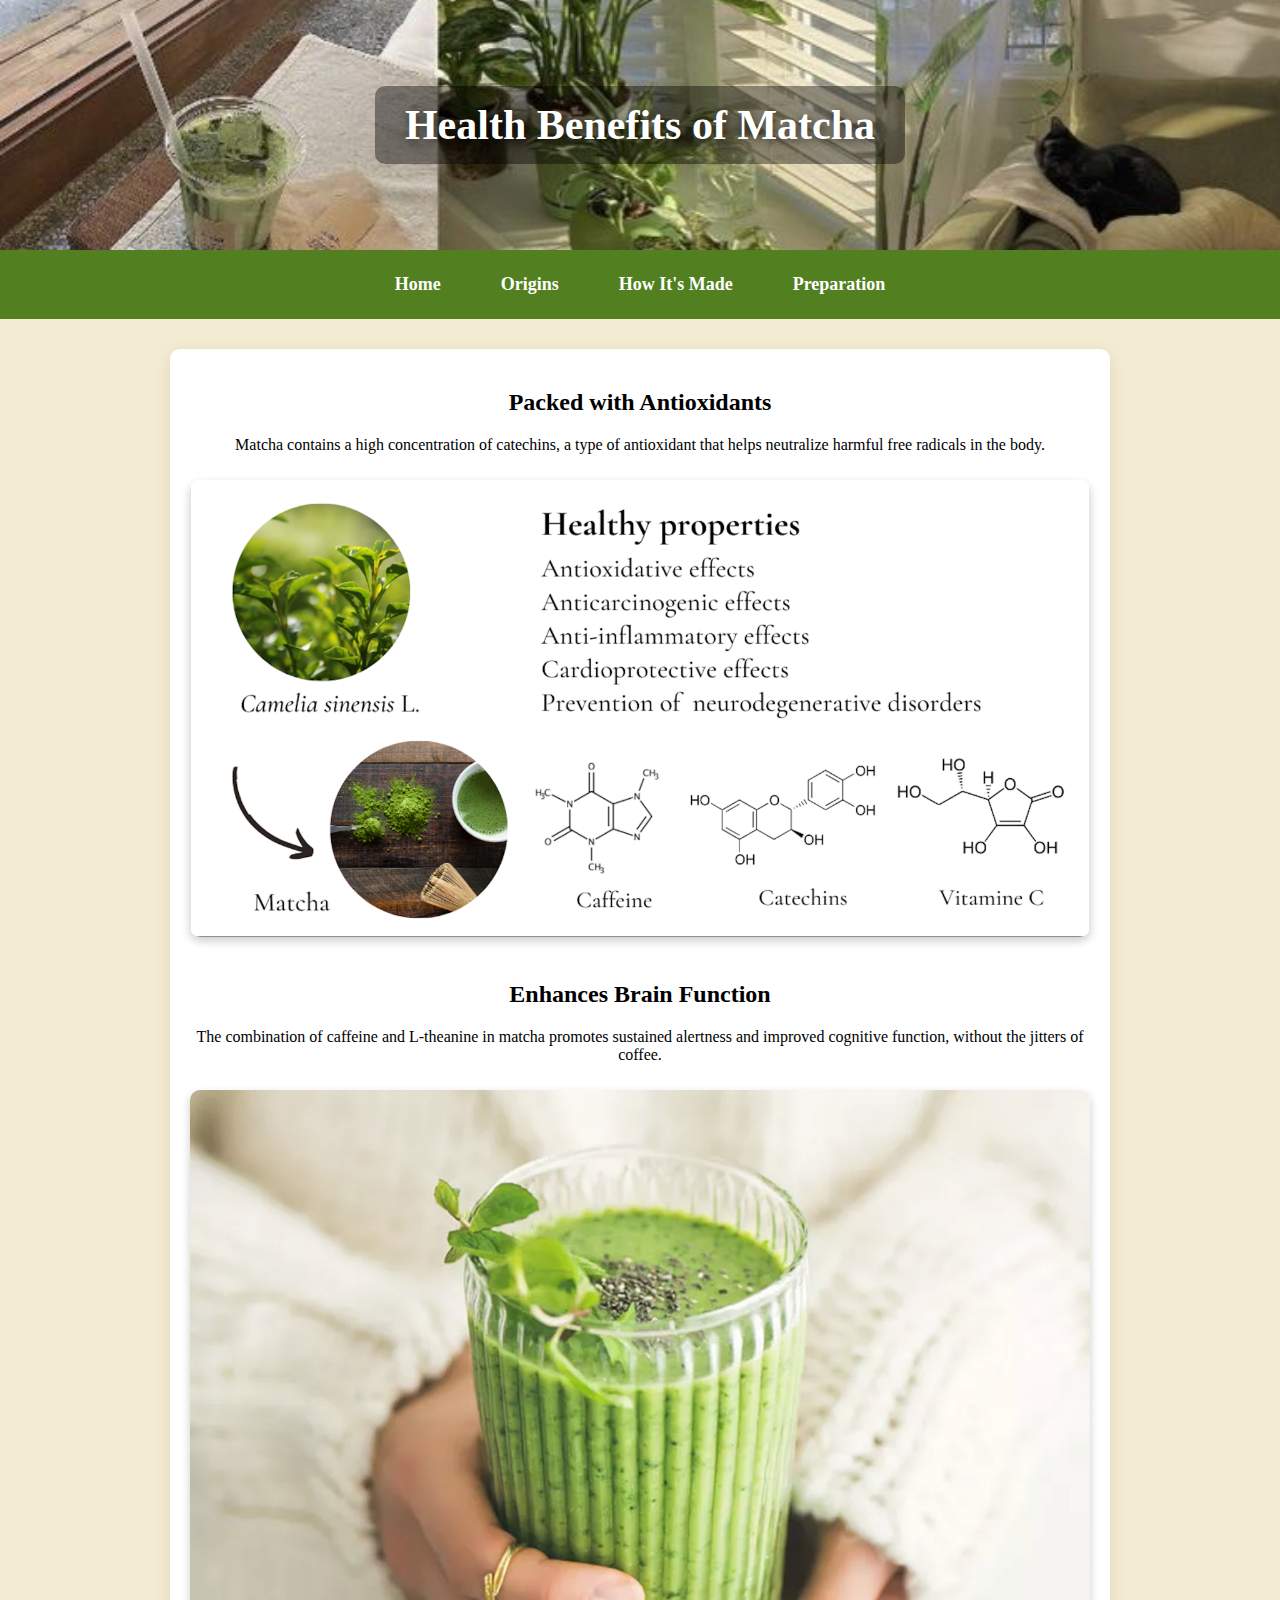
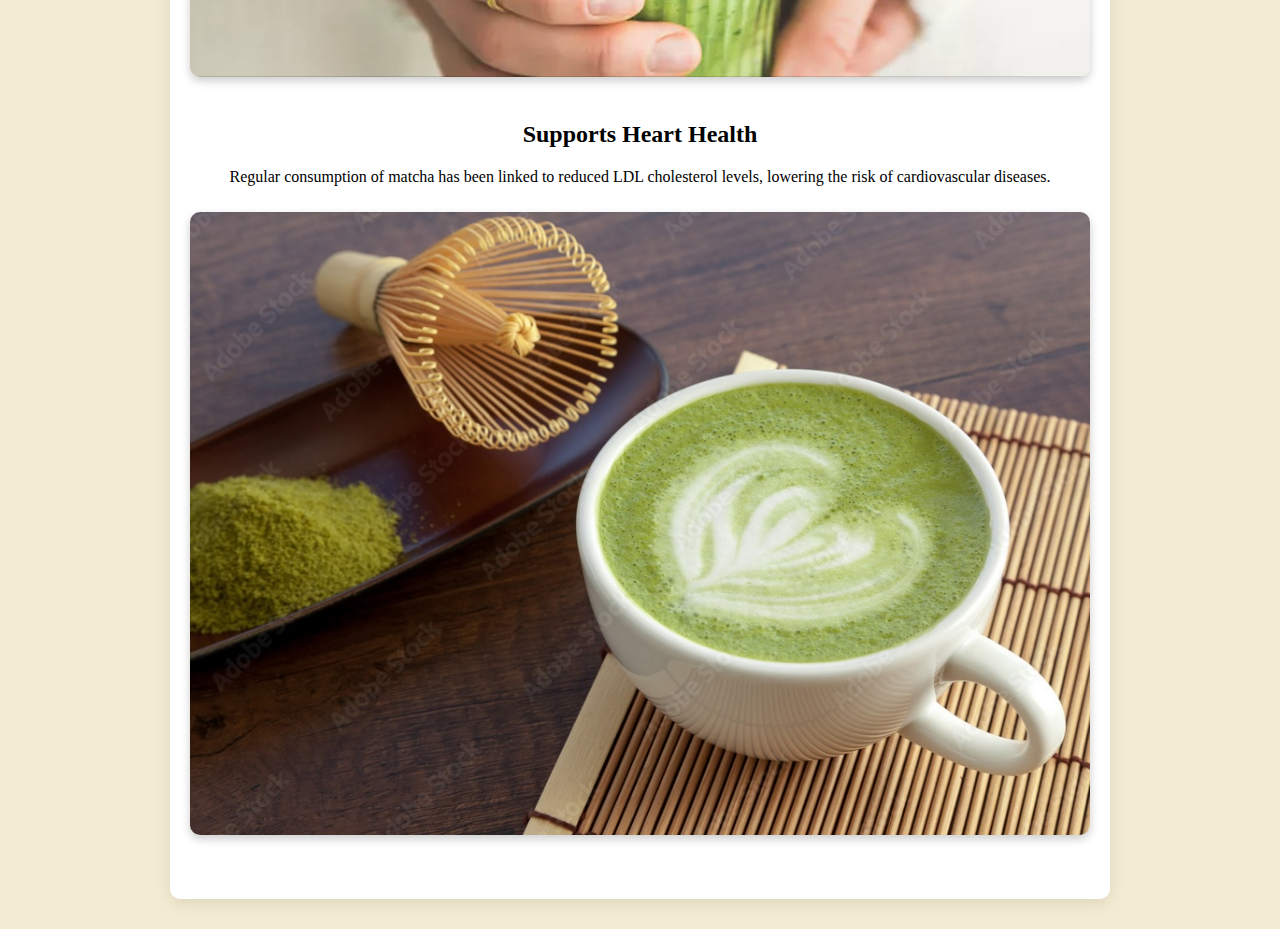
<file: Content/Health.html>
<!DOCTYPE html>
<html>
<head>
    <title>Health Benefits of Matcha</title>
    <link href = "../Styles/Styles.css" rel= "stylesheet" type = "text/css">
</head>
<body>

    <div class="header">
        <h1>Health Benefits of Matcha</h1>
    </div>

    <nav>
        <a href="Homepage.html">Home</a>
        <a href="Origins.html">Origins</a>
        <a href="Crafting.html">How It's Made</a>
        <a href="Preparation.html">Preparation</a>
    </nav>

    <div class="container">
        <section class="section">
            <h2>Packed with Antioxidants</h2>
            <p>Matcha contains a high concentration of catechins, a type of antioxidant that helps neutralize harmful free radicals in the body.</p>
            <img src="../Images/Antioxidants.png" alt="Matcha Antioxidants">
        </section>
        
        <section class="section">
            <h2>Enhances Brain Function</h2>
            <p>The combination of caffeine and L-theanine in matcha promotes sustained alertness and improved cognitive function, without the jitters of coffee.</p>
            <img src="../Images/Brain_Boost.png" alt="Matcha Brain Boost">
        </section>

        <section class="section">
            <h2>Supports Heart Health</h2>
            <p>Regular consumption of matcha has been linked to reduced LDL cholesterol levels, lowering the risk of cardiovascular diseases.</p>
            <img src="../Images/Heart_Health.jpg" alt="Matcha Heart Health">
        </section>
    </div>

</body>
</html>
</file>
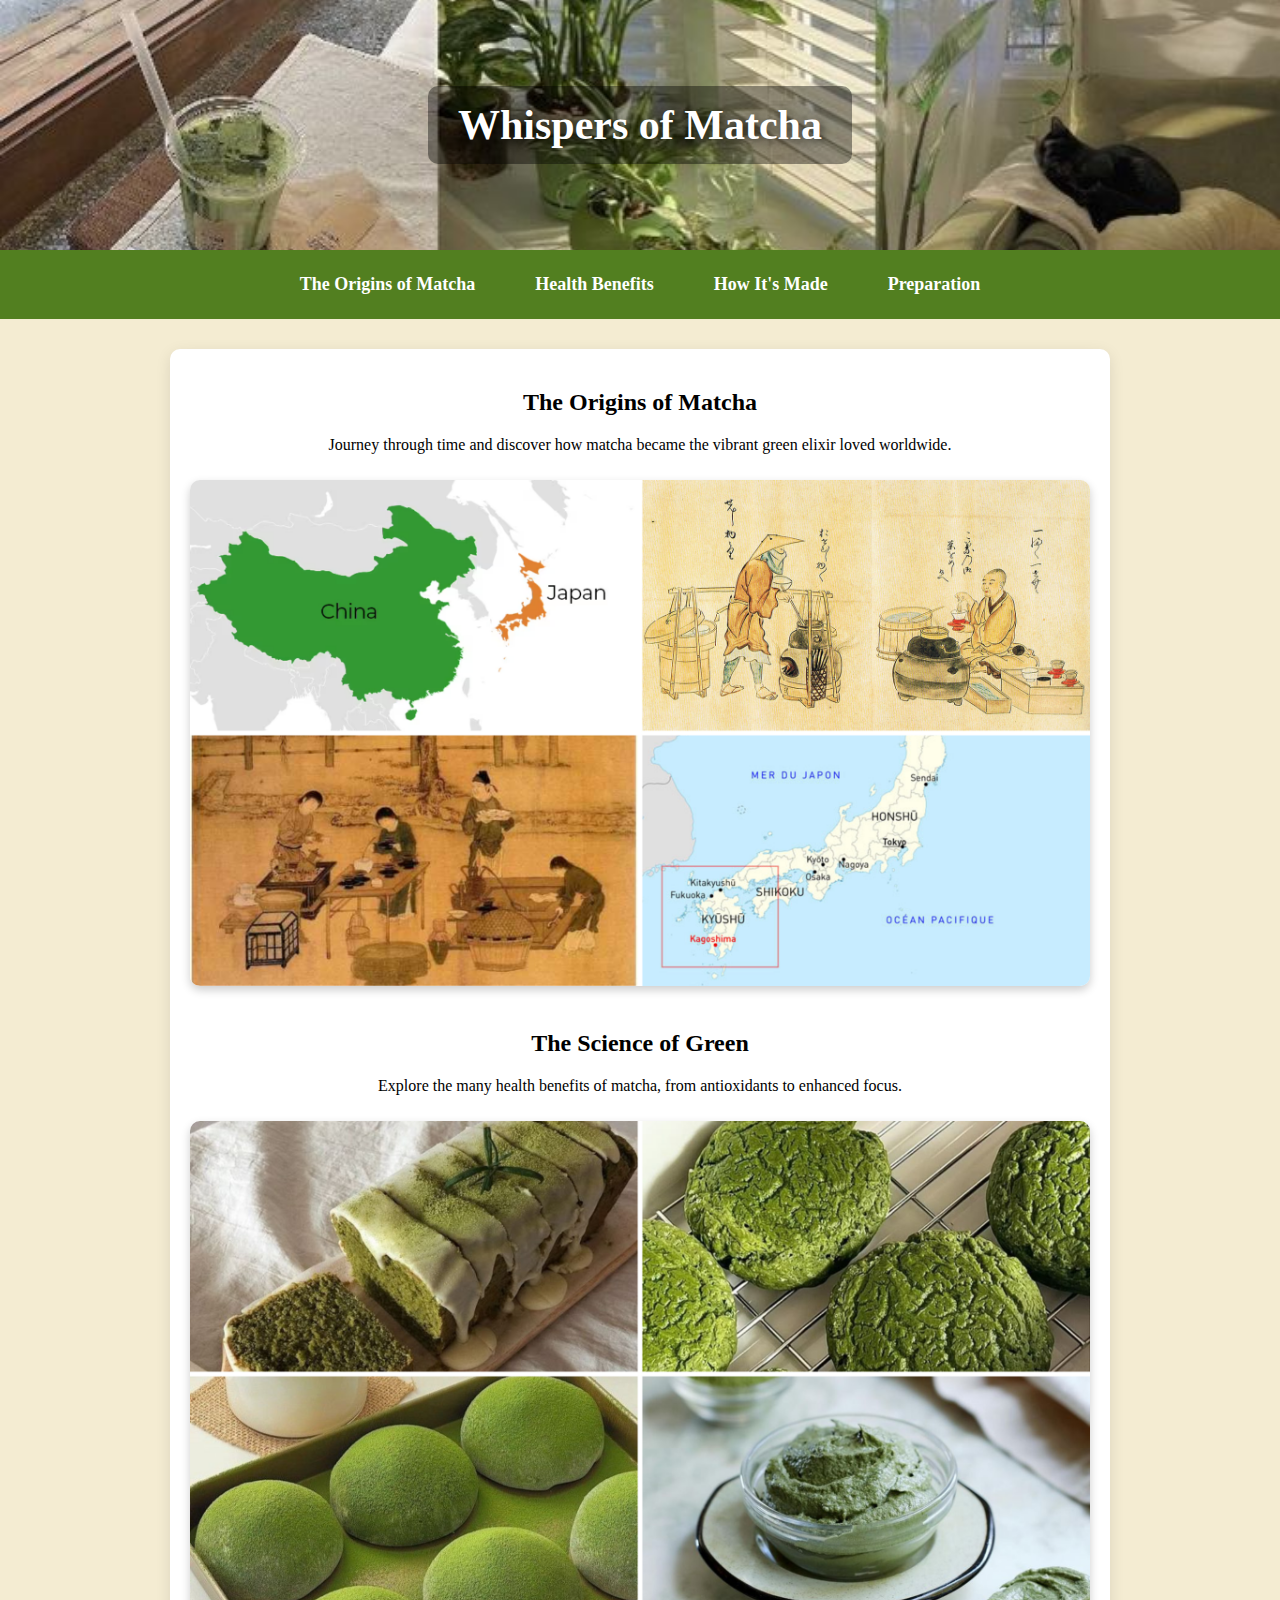
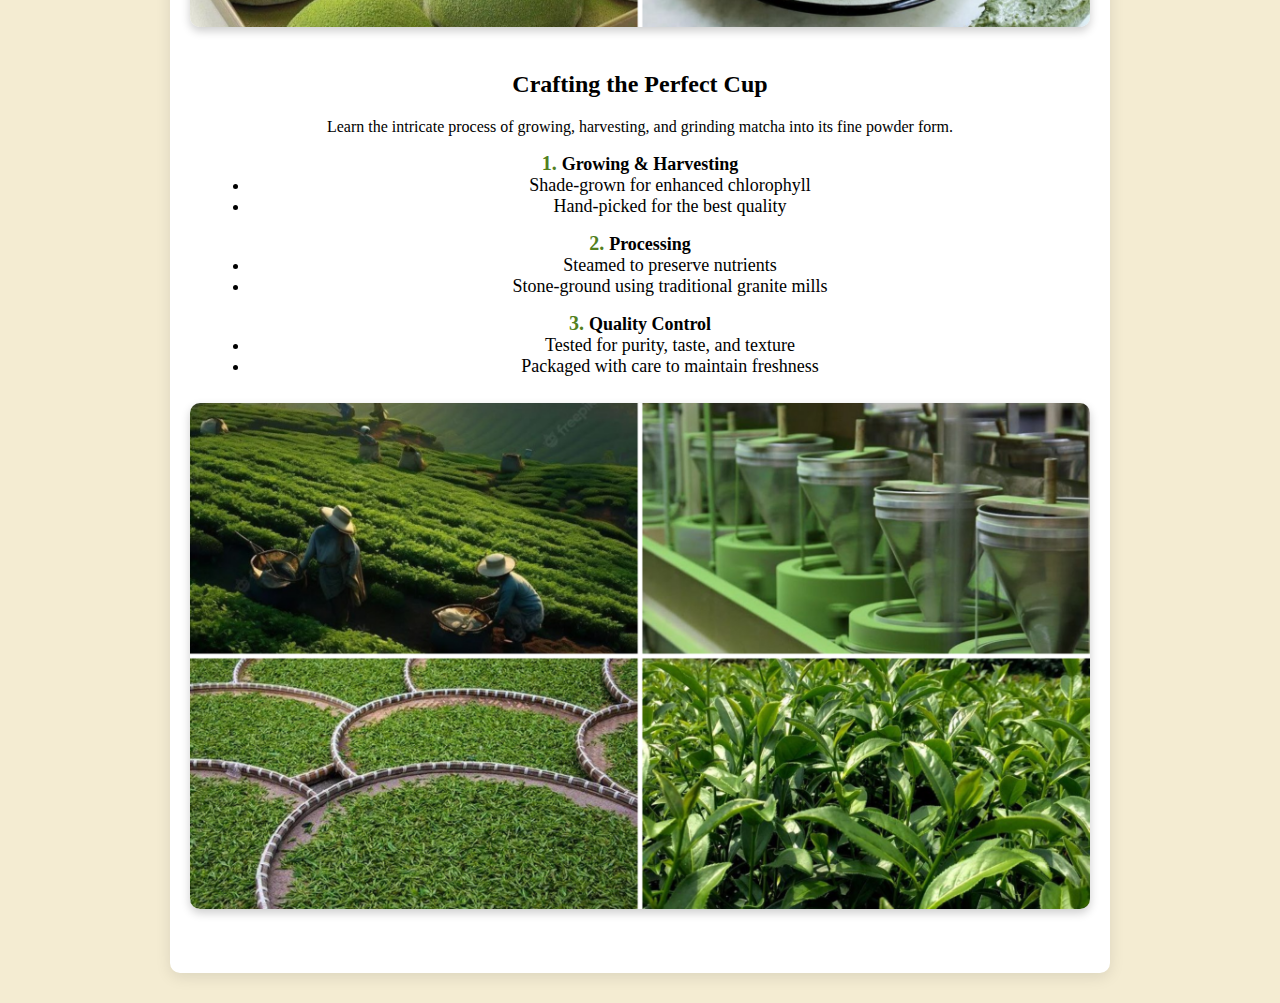
<file: Content/Homepage.html>
<!DOCTYPE html>
<html>
<head>
    <title>Whispers of Matcha</title>
    <link href="../Styles/Styles.css" rel="stylesheet" type="text/css">
</head>

<body>

    <div class="header">
        <h1>Whispers of Matcha</h1>
    </div>

    <nav>
        <a href="Origins.html">The Origins of Matcha</a>
        <a href="Health.html">Health Benefits</a>
        <a href="Crafting.html">How It's Made</a>
        <a href="Preparation.html">Preparation</a> 
    </nav>

    <div class="container">
        <section id="history" class="section">
            <h2>The Origins of Matcha</h2>
            <p>Journey through time and discover how matcha became the vibrant green elixir loved worldwide.</p>
            <img src="../Images/Origins.png" alt="Matcha History" width="500">
        </section>

        <section id="benefits" class="section">
            <h2>The Science of Green</h2>
            <p>Explore the many health benefits of matcha, from antioxidants to enhanced focus.</p>
            <img src="../Images/Health.png" alt="Health Benefits of Matcha" width="500">
        </section>

        <section id="making" class="section">
            <h2>Crafting the Perfect Cup</h2>
            <p>Learn the intricate process of growing, harvesting, and grinding matcha into its fine powder form.</p>

            <ol class="styled-list">
                <li>Growing & Harvesting
                    <ul>
                        <li>Shade-grown for enhanced chlorophyll</li>
                        <li>Hand-picked for the best quality</li>
                    </ul>
                </li>
                <li>Processing
                    <ul>
                        <li>Steamed to preserve nutrients</li>
                        <li>Stone-ground using traditional granite mills</li>
                    </ul>
                </li>
                <li>Quality Control
                    <ul>
                        <li>Tested for purity, taste, and texture</li>
                        <li>Packaged with care to maintain freshness</li>
                    </ul>
                </li>
            </ol>

            <img src="../Images/Crafting.png" alt="Matcha Tea Leaves" width="500">
        </section>
    </div>

</body>
</html>
</file>
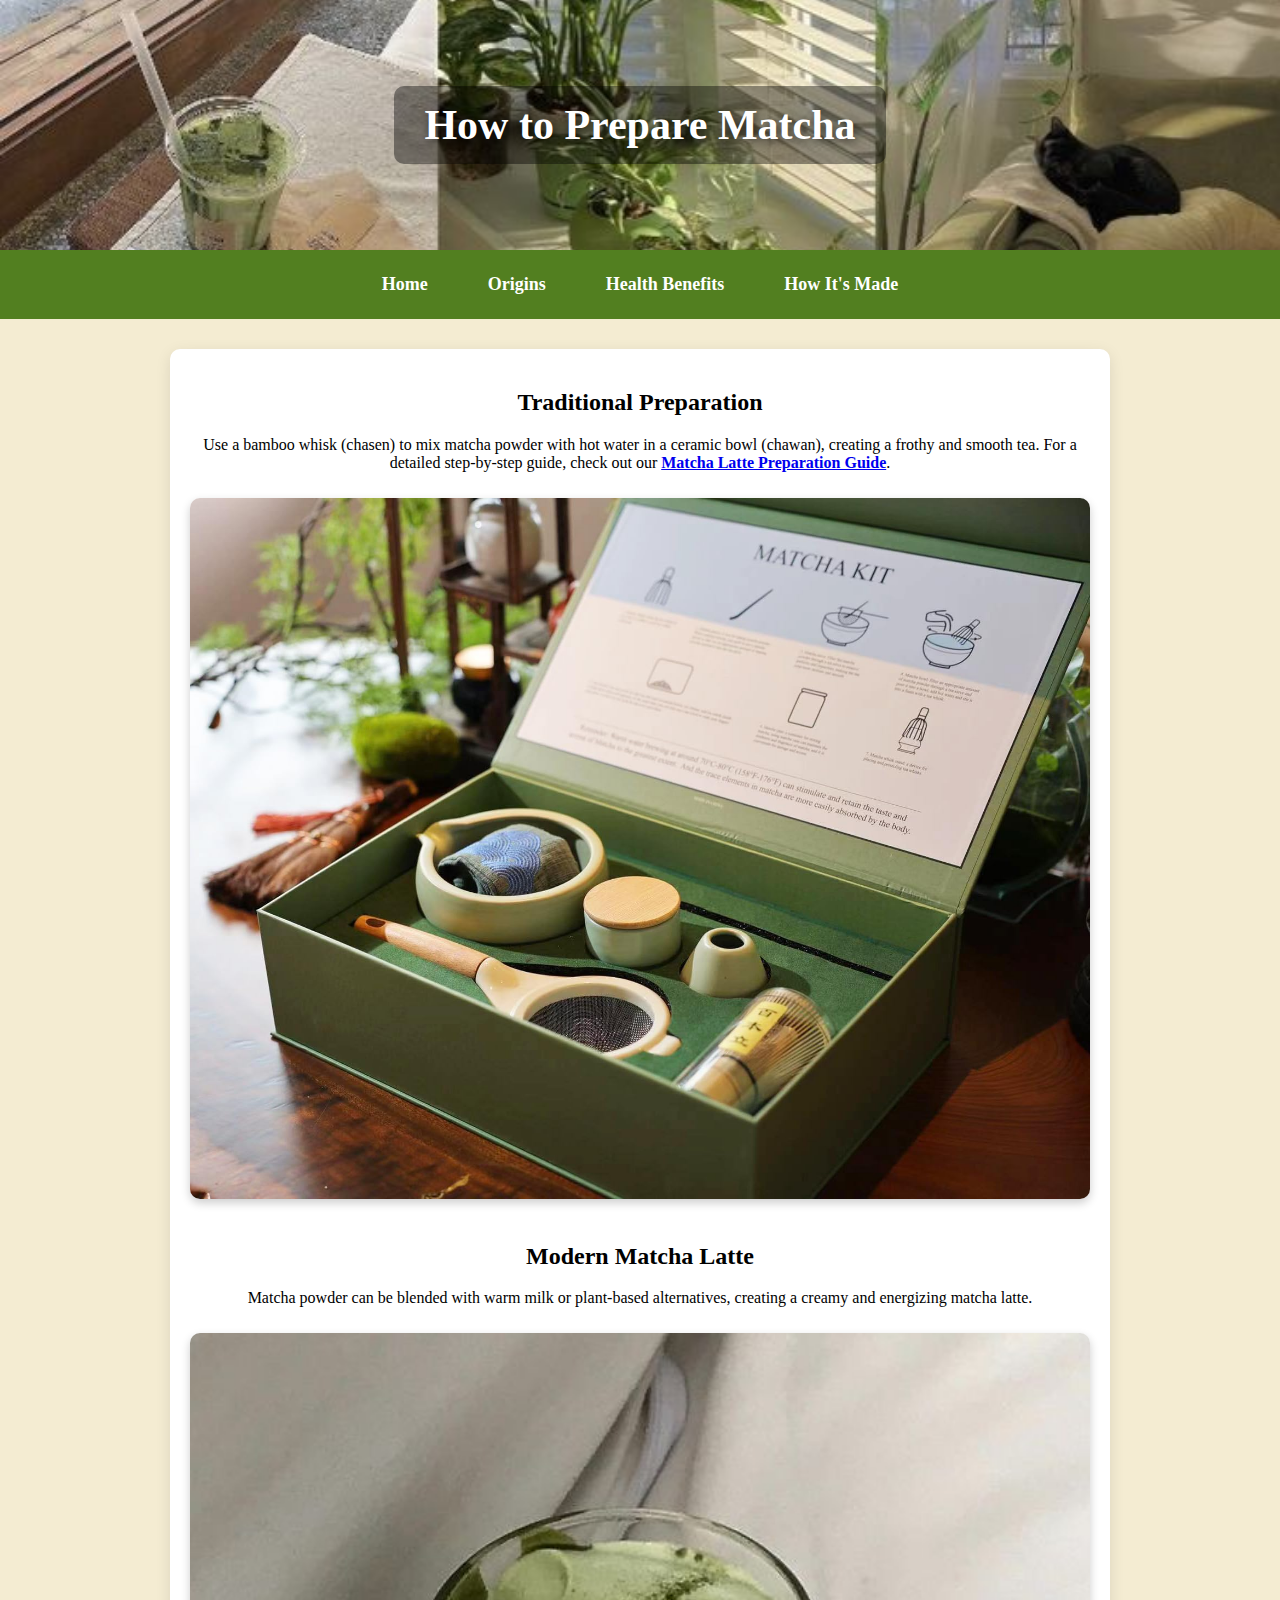
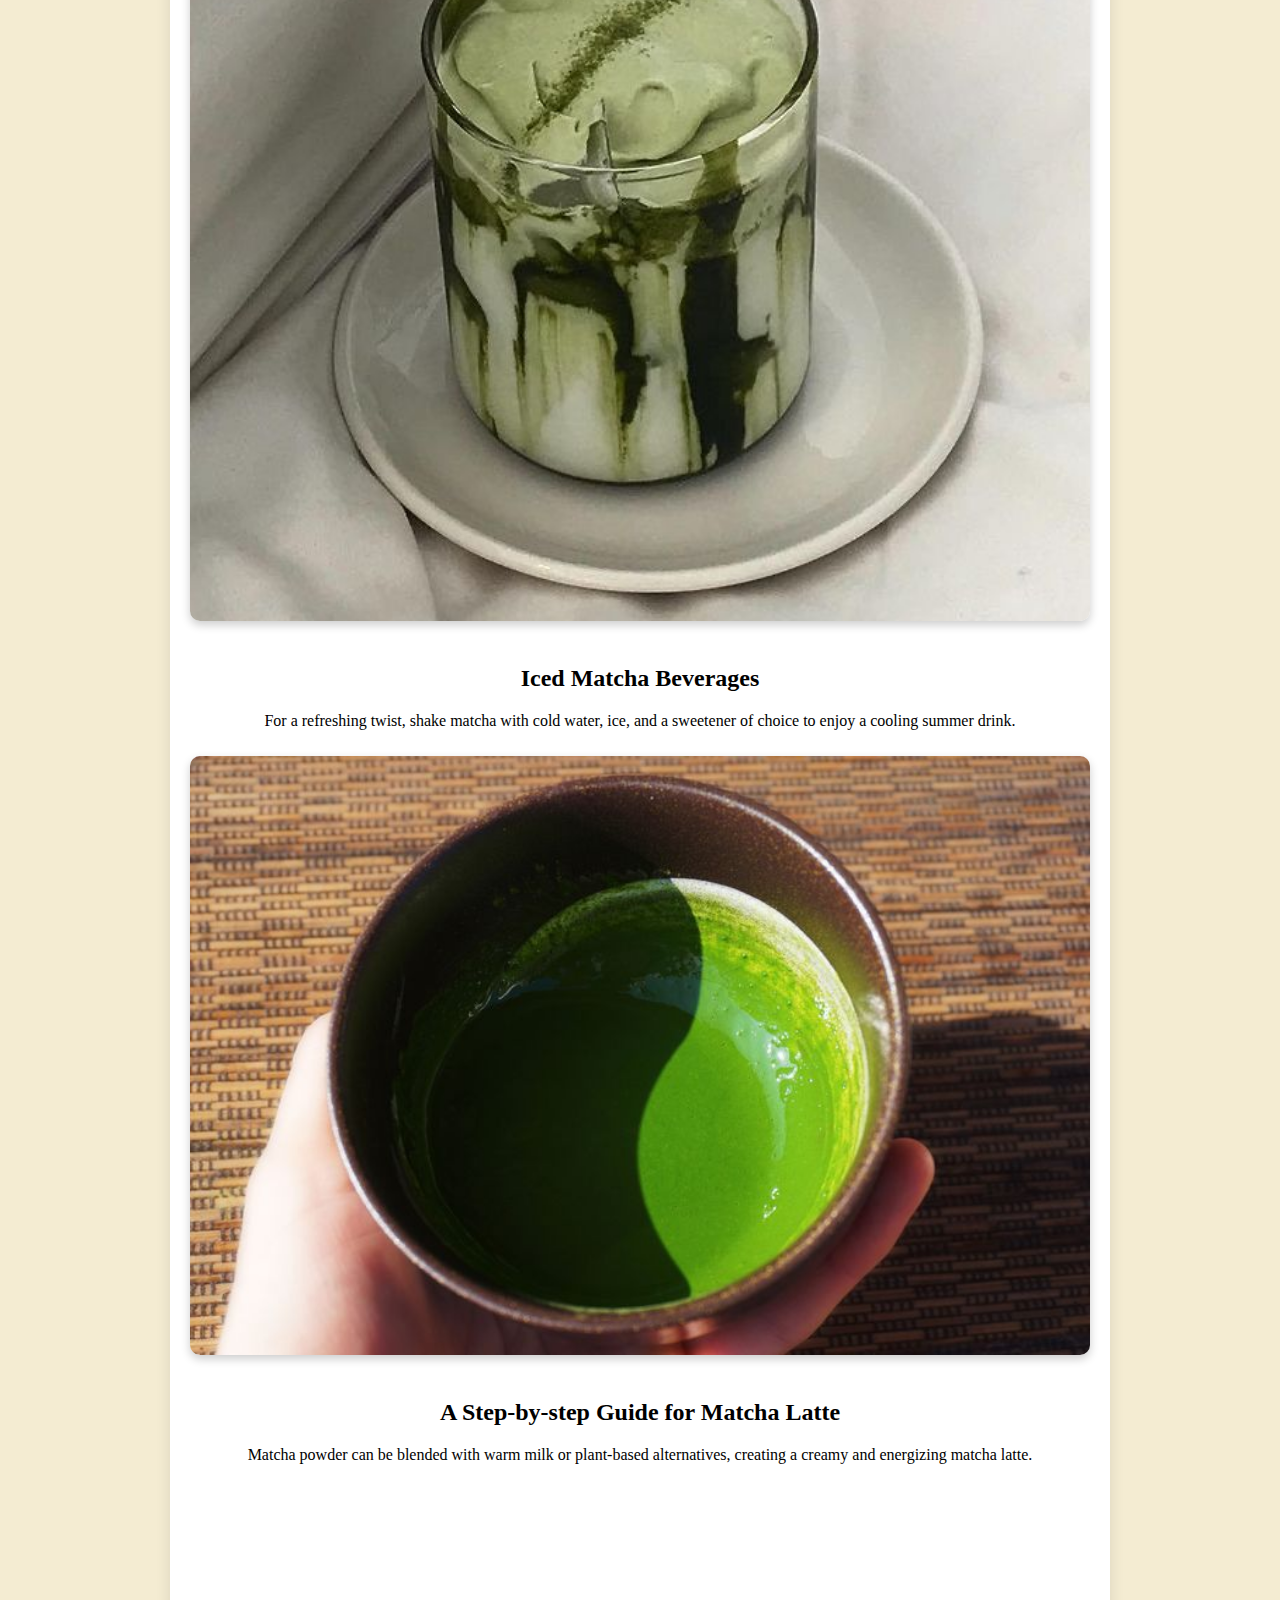
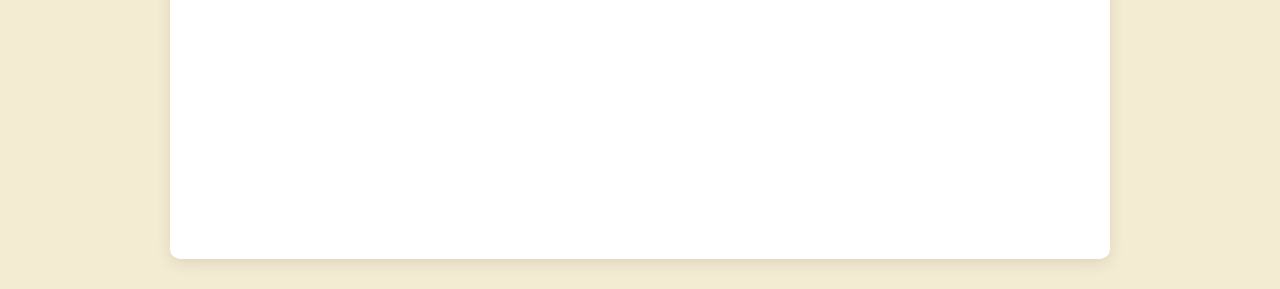
<file: Content/Preparation.html>
<!DOCTYPE html>
<html>
<head>
    <title>Matcha Preparation</title>
    <link href="../Styles/Styles.css" rel="stylesheet" type="text/css">
</head>
<body>

    <div class="header">
        <h1>How to Prepare Matcha</h1>
    </div>

    <nav>
        <a href="Homepage.html">Home</a>
        <a href="Origins.html">Origins</a>
        <a href="Health.html">Health Benefits</a>
        <a href="Crafting.html">How It's Made</a>
    </nav>

    <div class="container">
        <section class="section">
            <h2>Traditional Preparation</h2>
            <p>
                Use a bamboo whisk (chasen) to mix matcha powder with hot water in a ceramic bowl (chawan), 
                creating a frothy and smooth tea. For a detailed step-by-step guide, check out our 
                <a href="#guide"><strong>Matcha Latte Preparation Guide</strong></a>.
            </p>
            <img src="../Images/Traditional_Matcha.jpg" alt="Traditional Matcha Preparation">
        </section>

        <section class="section">
            <h2>Modern Matcha Latte</h2>
            <p>Matcha powder can be blended with warm milk or plant-based alternatives, creating a creamy and energizing matcha latte.</p>
            <img src="../Images/Matcha_Latte.jpg" alt="Matcha Latte">
        </section>

        <section class="section">
            <h2>Iced Matcha Beverages</h2>
            <p>For a refreshing twist, shake matcha with cold water, ice, and a sweetener of choice to enjoy a cooling summer drink.</p>
            <img src="../Images/Iced_Matcha.jpg" alt="Iced Matcha">
        </section>

        <section id="guide" class="section"> 
            <h2>A Step-by-step Guide for Matcha Latte</h2>
            <p>Matcha powder can be blended with warm milk or plant-based alternatives, creating a creamy and energizing matcha latte.</p>
            <iframe width="600" height="315" src="https://www.youtube.com/embed/13uVij4DsZk?si=I6H9j2_vwQ-OkS3-" 
                title="YouTube video player" frameborder="0" allow="accelerometer; autoplay; clipboard-write; encrypted-media; 
                gyroscope; picture-in-picture; web-share" referrerpolicy="strict-origin-when-cross-origin" allowfullscreen>
            </iframe>
        </section>
    </div>

</body>
</html>
</file>
<file: Styles/Styles.css>
body {
        font-family: Georgia, 'Times New Roman', Times, serif;
        margin: 0;
        padding: 0;
        background-color: #f4ecd2;
        text-align: center;
    }
    

/* HEADER WITH BACKGROUND IMAGE */
    .header {
        position: relative;
        background: url("../Images/Matcha_Header.jpg") center/cover no-repeat;
        height: 250px; 
        display: flex;
        align-items: center;
        justify-content: center;
        color: white;
        text-shadow: 2px 2px 10px rgba(0, 0, 0, 0.6);
    }

    .header h1 {
        position: absolute;
        font-size: 42px;
        font-weight: bold;
        background: rgba(0, 0, 0, 0.4); 
        padding: 15px 30px;
        border-radius: 10px;
    }

    /* NAVIGATION */
    nav {
        background: #527f20;
        padding: 12px;
        display: flex;
        justify-content: center;
    }
    nav a {
        color: white;
        text-decoration: none;
        padding: 12px 20px;
        margin: 0 10px;
        font-size: 18px;
        font-weight: bold;
        transition: 0.3s;
        border-radius: 5px;
    }
    
    nav a:hover {
        background: #578f12;
        color: #354D2A;
    }

    /* CONTENT */
    .container {
        max-width: 900px;
        margin: 30px auto;
        padding: 20px;
        background: white;
        box-shadow: 0px 4px 15px rgba(0, 0, 0, 0.1);
        border-radius: 10px;
    }

    .section {
        margin-bottom: 40px;
    }

    .section img {
        width: 100%;
        height: auto;
        border-radius: 10px;
        margin-top: 10px;
        box-shadow: 0px 4px 10px rgba(0, 0, 0, 0.2);
    }

    .styled-list {
        list-style: none;
        counter-reset: custom-counter;
        padding-left: 0;
    }

    .styled-list > li {
        counter-increment: custom-counter;
        margin-bottom: 15px;
        font-size: 18px;
        font-weight: bold;
    }

    .styled-list > li::before {
        content: counter(custom-counter) ". ";
        font-weight: bold;
        color: #527f20;
        font-size: 20px;
    }

    .styled-list ul {
        list-style-type: disc;
        margin-left: 20px;
        font-weight: normal;
    }
</file>
